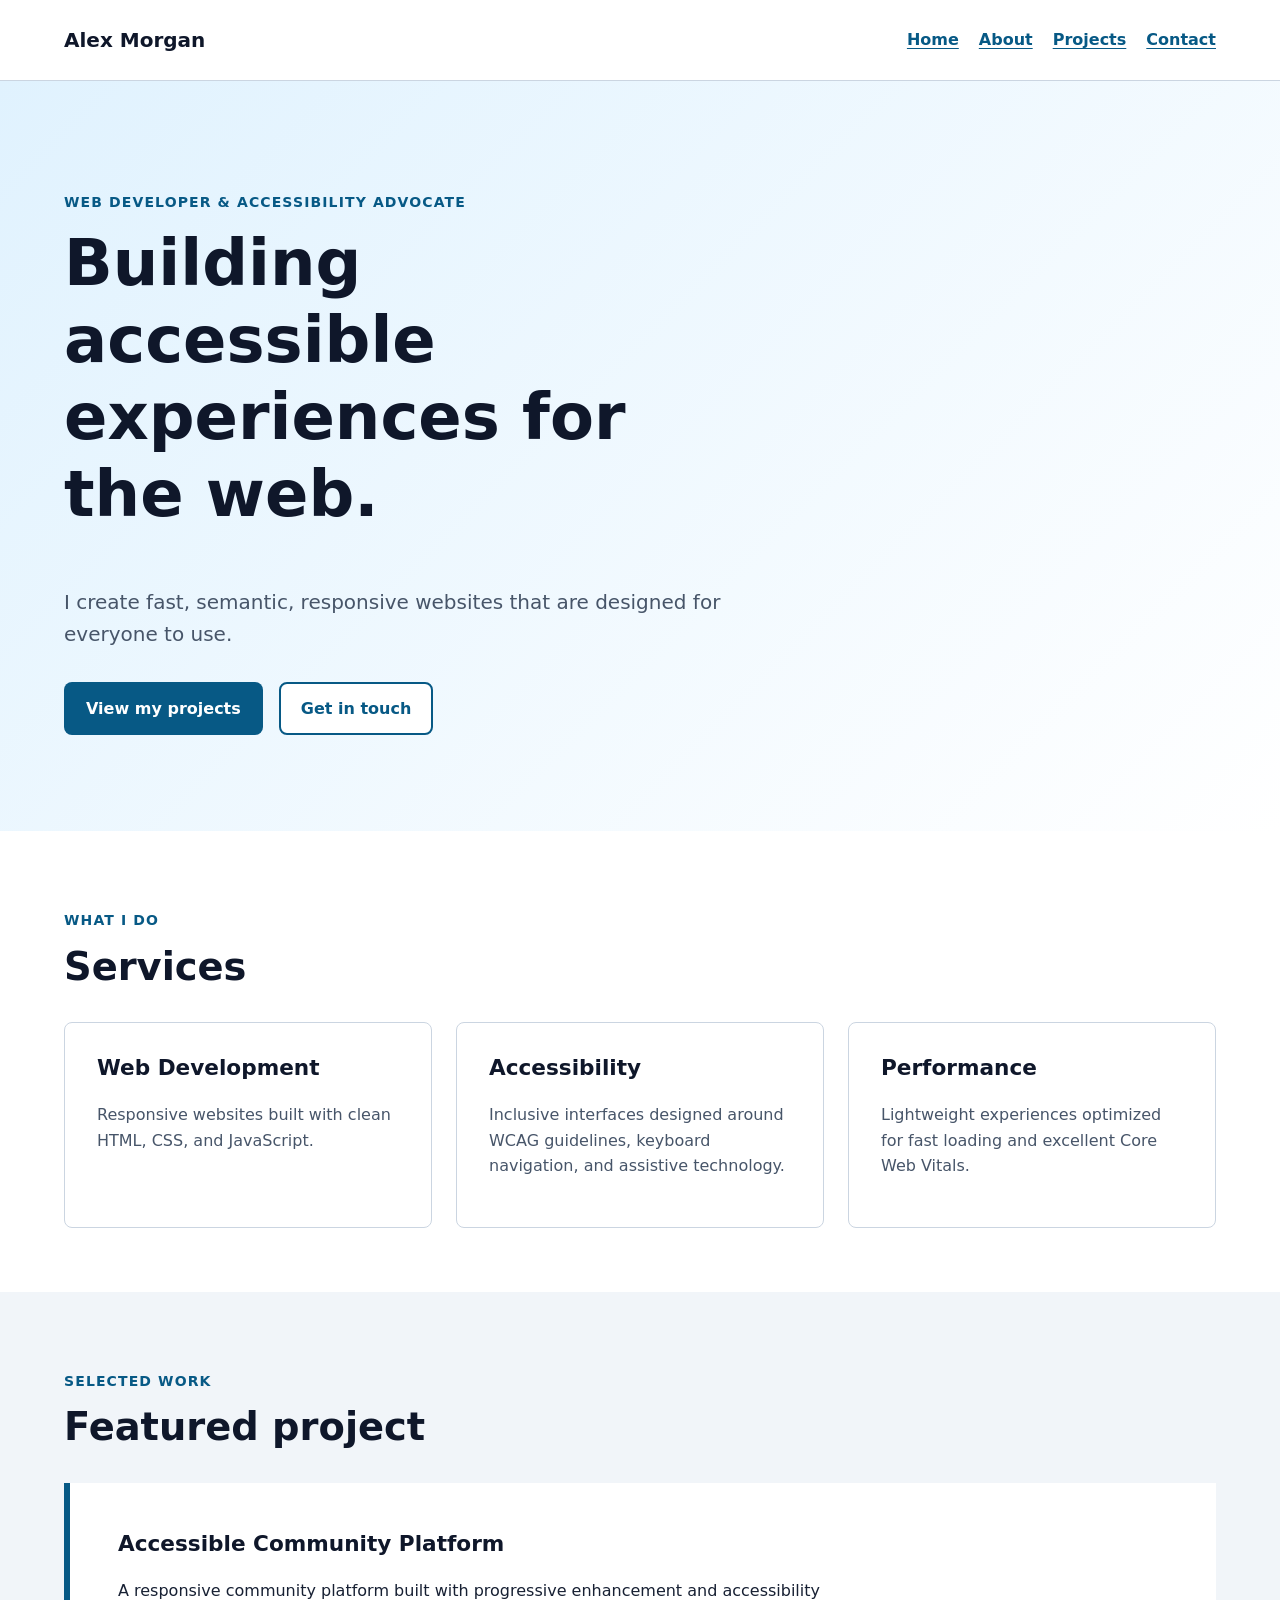
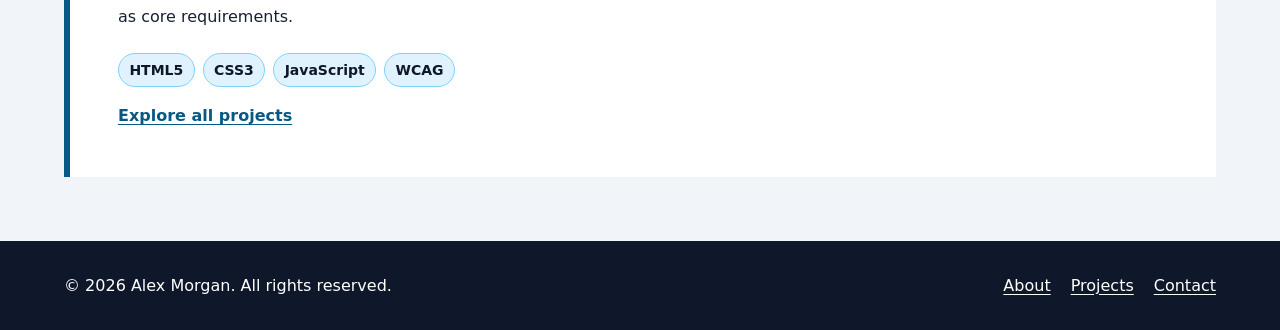
<file: task1/index.html>
<!doctype html>
<html lang="en">
<head>
  <meta charset="utf-8">
  <meta name="viewport" content="width=device-width, initial-scale=1">
  <meta name="description" content="Personal portfolio of Alex Morgan, a web developer creating accessible, performant, and user-friendly websites.">
  <meta name="author" content="Alex Morgan">
  <meta name="robots" content="index, follow">
  <meta name="theme-color" content="#0f172a">

  <meta property="og:type" content="website">
  <meta property="og:title" content="Alex Morgan | Web Developer">
  <meta property="og:description" content="Accessible, performant, and user-friendly web development portfolio.">
  <meta property="og:url" content="https://example.com/">
  <meta property="og:site_name" content="Alex Morgan Portfolio">

  <link rel="canonical" href="https://example.com/">
  <link rel="stylesheet" href="styles.css">

  <title>Alex Morgan | Web Developer Portfolio</title>
</head>

<body>
  <a class="skip-link" href="#main-content">Skip to main content</a>

  <header class="site-header">
    <div class="container header-inner">
      <a class="logo" href="index.html" aria-label="Alex Morgan home">
        Alex Morgan
      </a>

      <nav aria-label="Primary navigation">
        <ul class="nav-list">
          <li><a href="index.html" aria-current="page">Home</a></li>
          <li><a href="about.html">About</a></li>
          <li><a href="projects.html">Projects</a></li>
          <li><a href="contact.html">Contact</a></li>
        </ul>
      </nav>
    </div>
  </header>

  <main id="main-content">
    <section class="hero" aria-labelledby="hero-title">
      <div class="container">
        <p class="eyebrow">Web Developer &amp; Accessibility Advocate</p>

        <h1 id="hero-title">
          Building accessible experiences for the web.
        </h1>

        <p class="hero-text">
          I create fast, semantic, responsive websites that are designed
          for everyone to use.
        </p>

        <div class="button-group">
          <a class="button button-primary" href="projects.html">
            View my projects
          </a>

          <a class="button button-secondary" href="contact.html">
            Get in touch
          </a>
        </div>
      </div>
    </section>

    <section class="section" aria-labelledby="services-title">
      <div class="container">
        <header class="section-header">
          <p class="eyebrow">What I do</p>
          <h2 id="services-title">Services</h2>
        </header>

        <div class="card-grid">
          <article class="card">
            <h3>Web Development</h3>
            <p>
              Responsive websites built with clean HTML, CSS, and
              JavaScript.
            </p>
          </article>

          <article class="card">
            <h3>Accessibility</h3>
            <p>
              Inclusive interfaces designed around WCAG guidelines,
              keyboard navigation, and assistive technology.
            </p>
          </article>

          <article class="card">
            <h3>Performance</h3>
            <p>
              Lightweight experiences optimized for fast loading and
              excellent Core Web Vitals.
            </p>
          </article>
        </div>
      </div>
    </section>

    <section class="section section-alt" aria-labelledby="featured-title">
      <div class="container">
        <header class="section-header">
          <p class="eyebrow">Selected work</p>
          <h2 id="featured-title">Featured project</h2>
        </header>

        <article class="project-feature">
          <div>
            <h3>Accessible Community Platform</h3>

            <p>
              A responsive community platform built with progressive
              enhancement and accessibility as core requirements.
            </p>

            <ul class="tag-list" aria-label="Technologies used">
              <li>HTML5</li>
              <li>CSS3</li>
              <li>JavaScript</li>
              <li>WCAG</li>
            </ul>

            <a class="text-link" href="projects.html">
              Explore all projects
            </a>
          </div>
        </article>
      </div>
    </section>
  </main>

  <footer class="site-footer">
    <div class="container footer-inner">
      <p>
        &copy; <span id="current-year">2026</span> Alex Morgan.
        All rights reserved.
      </p>

      <nav aria-label="Footer navigation">
        <ul class="footer-links">
          <li><a href="about.html">About</a></li>
          <li><a href="projects.html">Projects</a></li>
          <li><a href="contact.html">Contact</a></li>
        </ul>
      </nav>
    </div>
  </footer>

  <script>
    document.getElementById("current-year").textContent =
      new Date().getFullYear();
  </script>
</body>
</html>
</file>
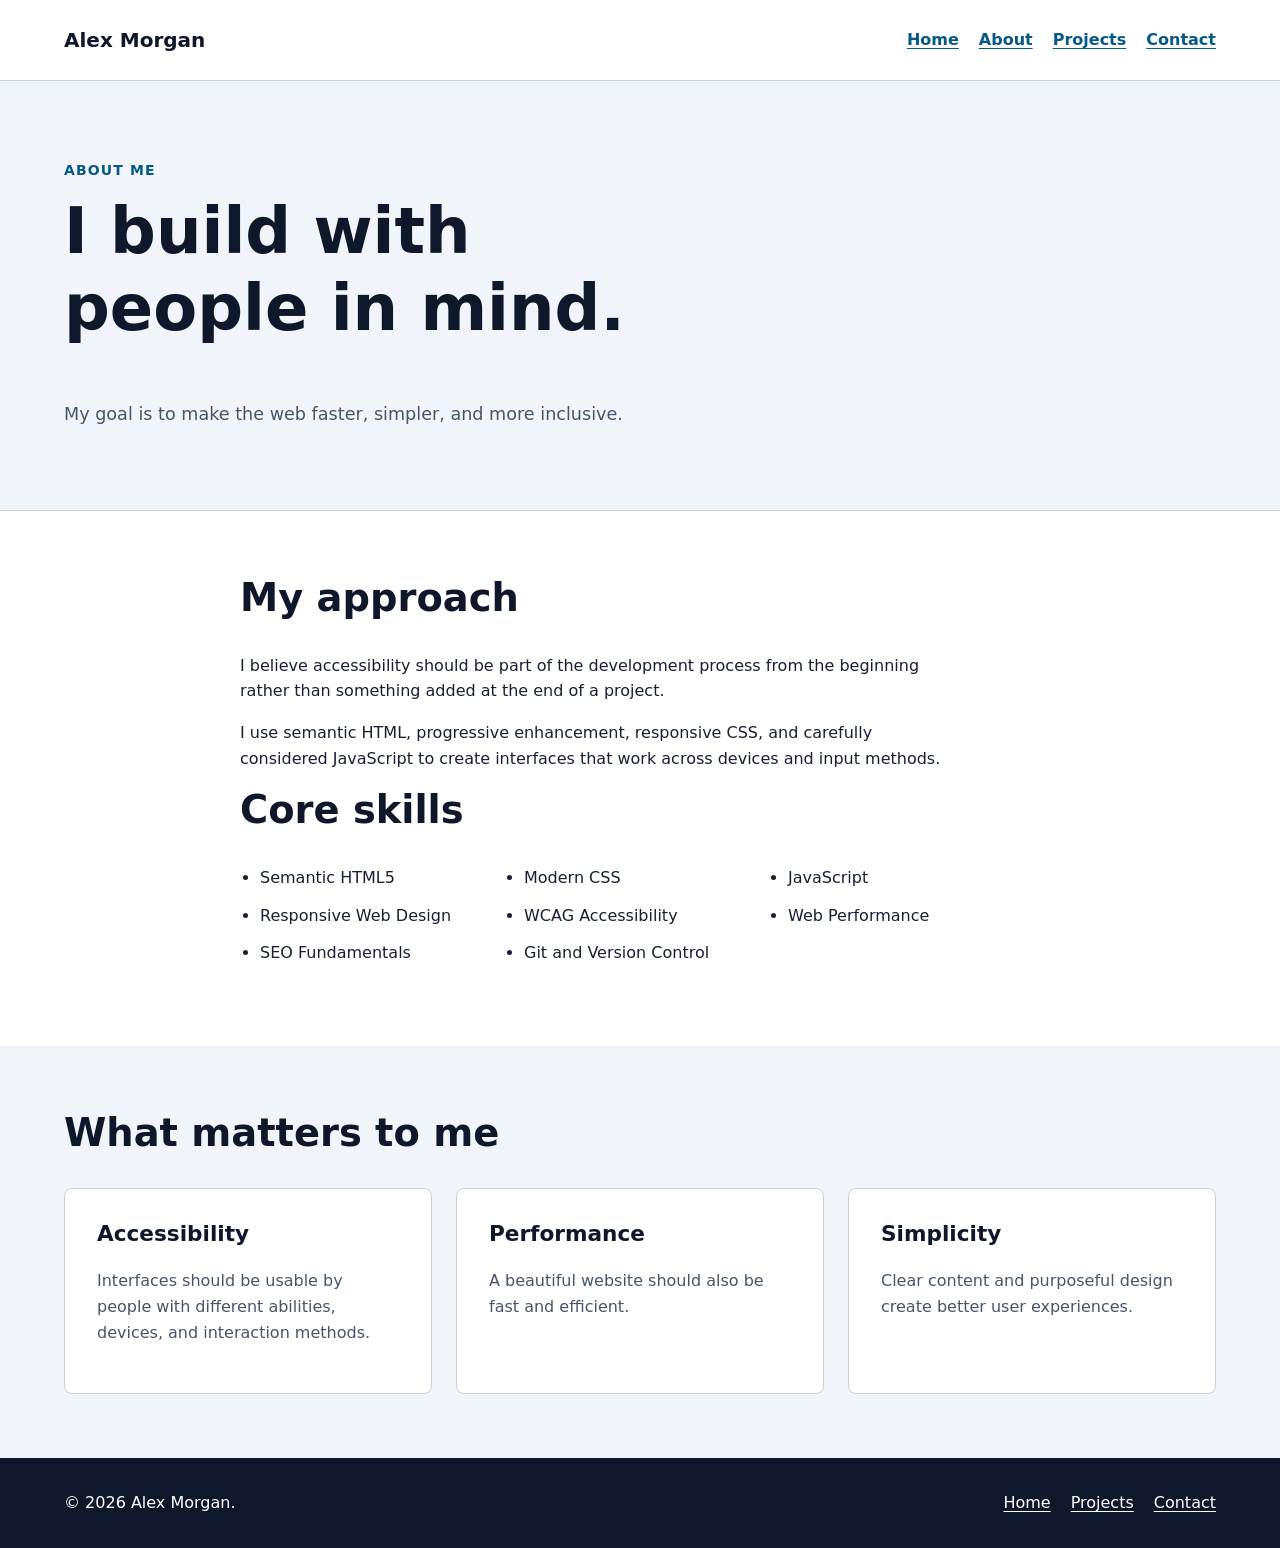
<file: task1/about.html>
<!doctype html>
<html lang="en">
<head>
  <meta charset="utf-8">
  <meta name="viewport" content="width=device-width, initial-scale=1">

  <meta name="description" content="Learn about Alex Morgan, a web developer focused on accessible, semantic, and performant websites.">
  <meta name="author" content="Alex Morgan">
  <meta name="robots" content="index, follow">
  <meta name="theme-color" content="#0f172a">

  <meta property="og:type" content="website">
  <meta property="og:title" content="About Alex Morgan">
  <meta property="og:description" content="Learn about Alex Morgan and their approach to accessible web development.">

  <link rel="canonical" href="https://example.com/about.html">
  <link rel="stylesheet" href="styles.css">

  <title>About Alex Morgan | Web Developer</title>
</head>

<body>
  <a class="skip-link" href="#main-content">Skip to main content</a>

  <header class="site-header">
    <div class="container header-inner">
      <a class="logo" href="index.html" aria-label="Alex Morgan home">
        Alex Morgan
      </a>

      <nav aria-label="Primary navigation">
        <ul class="nav-list">
          <li><a href="index.html">Home</a></li>
          <li><a href="about.html" aria-current="page">About</a></li>
          <li><a href="projects.html">Projects</a></li>
          <li><a href="contact.html">Contact</a></li>
        </ul>
      </nav>
    </div>
  </header>

  <main id="main-content">
    <section class="page-header" aria-labelledby="page-title">
      <div class="container">
        <p class="eyebrow">About me</p>
        <h1 id="page-title">I build with people in mind.</h1>
        <p>
          My goal is to make the web faster, simpler, and more inclusive.
        </p>
      </div>
    </section>

    <section class="section" aria-labelledby="story-title">
      <div class="container content-narrow">
        <h2 id="story-title">My approach</h2>

        <p>
          I believe accessibility should be part of the development
          process from the beginning rather than something added at the
          end of a project.
        </p>

        <p>
          I use semantic HTML, progressive enhancement, responsive CSS,
          and carefully considered JavaScript to create interfaces that
          work across devices and input methods.
        </p>

        <h2>Core skills</h2>

        <ul class="skill-list">
          <li>Semantic HTML5</li>
          <li>Modern CSS</li>
          <li>JavaScript</li>
          <li>Responsive Web Design</li>
          <li>WCAG Accessibility</li>
          <li>Web Performance</li>
          <li>SEO Fundamentals</li>
          <li>Git and Version Control</li>
        </ul>
      </div>
    </section>

    <section class="section section-alt" aria-labelledby="values-title">
      <div class="container">
        <header class="section-header">
          <h2 id="values-title">What matters to me</h2>
        </header>

        <div class="card-grid">
          <article class="card">
            <h3>Accessibility</h3>
            <p>
              Interfaces should be usable by people with different
              abilities, devices, and interaction methods.
            </p>
          </article>

          <article class="card">
            <h3>Performance</h3>
            <p>
              A beautiful website should also be fast and efficient.
            </p>
          </article>

          <article class="card">
            <h3>Simplicity</h3>
            <p>
              Clear content and purposeful design create better user
              experiences.
            </p>
          </article>
        </div>
      </div>
    </section>
  </main>

  <footer class="site-footer">
    <div class="container footer-inner">
      <p>&copy; <span id="current-year">2026</span> Alex Morgan.</p>

      <nav aria-label="Footer navigation">
        <ul class="footer-links">
          <li><a href="index.html">Home</a></li>
          <li><a href="projects.html">Projects</a></li>
          <li><a href="contact.html">Contact</a></li>
        </ul>
      </nav>
    </div>
  </footer>

  <script>
    document.getElementById("current-year").textContent =
      new Date().getFullYear();
  </script>
</body>
</html>
</file>
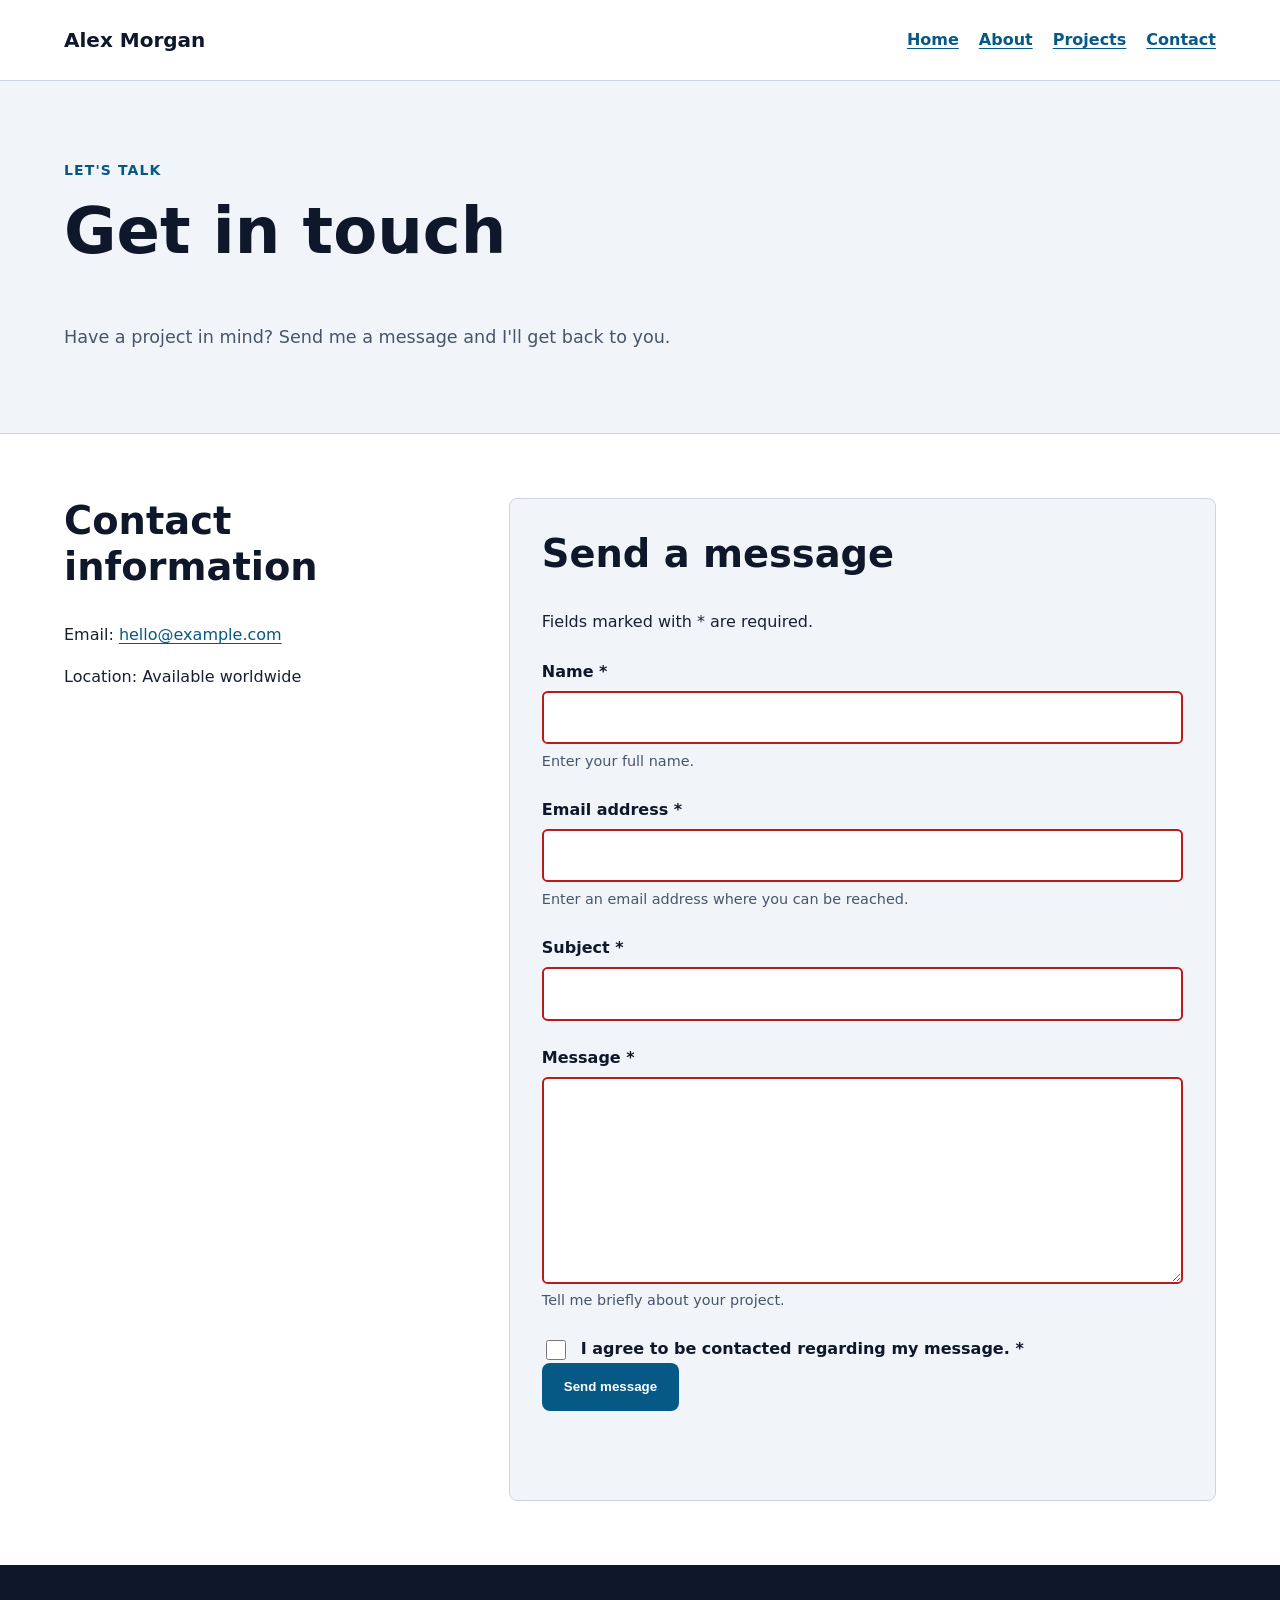
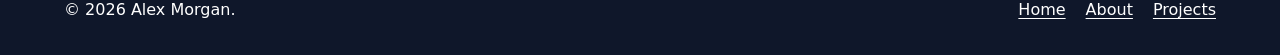
<file: task1/contact.html>
<!doctype html>
<html lang="en">
<head>
  <meta charset="utf-8">
  <meta name="viewport" content="width=device-width, initial-scale=1">

  <meta name="description" content="Contact Alex Morgan about web development, accessibility, and performance projects.">
  <meta name="author" content="Alex Morgan">
  <meta name="robots" content="index, follow">
  <meta name="theme-color" content="#0f172a">

  <meta property="og:type" content="website">
  <meta property="og:title" content="Contact Alex Morgan">
  <meta property="og:description" content="Get in touch with Alex Morgan about your next web project.">

  <link rel="canonical" href="https://example.com/contact.html">
  <link rel="stylesheet" href="styles.css">

  <title>Contact Alex Morgan | Web Developer</title>
</head>

<body>
  <a class="skip-link" href="#main-content">Skip to main content</a>

  <header class="site-header">
    <div class="container header-inner">
      <a class="logo" href="index.html" aria-label="Alex Morgan home">
        Alex Morgan
      </a>

      <nav aria-label="Primary navigation">
        <ul class="nav-list">
          <li><a href="index.html">Home</a></li>
          <li><a href="about.html">About</a></li>
          <li><a href="projects.html">Projects</a></li>
          <li><a href="contact.html" aria-current="page">Contact</a></li>
        </ul>
      </nav>
    </div>
  </header>

  <main id="main-content">
    <section class="page-header" aria-labelledby="page-title">
      <div class="container">
        <p class="eyebrow">Let's talk</p>
        <h1 id="page-title">Get in touch</h1>
        <p>
          Have a project in mind? Send me a message and I'll get back
          to you.
        </p>
      </div>
    </section>

    <section class="section" aria-labelledby="contact-title">
      <div class="container contact-layout">

        <aside class="contact-info" aria-labelledby="contact-title">
          <h2 id="contact-title">Contact information</h2>

          <address>
            <p>
              Email:
              <a href="mailto:hello@example.com">
                hello@example.com
              </a>
            </p>

            <p>
              Location: Available worldwide
            </p>
          </address>
        </aside>

        <div class="form-wrapper">
          <form
            action="/contact"
            method="post"
            aria-labelledby="form-title"
            novalidate
          >
            <h2 id="form-title">Send a message</h2>

            <p id="required-description">
              Fields marked with
              <span aria-hidden="true">*</span>
              are required.
            </p>

            <div class="form-group">
              <label for="name">
                Name
                <span aria-hidden="true">*</span>
              </label>

              <input
                id="name"
                name="name"
                type="text"
                autocomplete="name"
                required
                aria-required="true"
                aria-describedby="name-hint"
              >

              <p id="name-hint" class="form-hint">
                Enter your full name.
              </p>
            </div>

            <div class="form-group">
              <label for="email">
                Email address
                <span aria-hidden="true">*</span>
              </label>

              <input
                id="email"
                name="email"
                type="email"
                autocomplete="email"
                inputmode="email"
                required
                aria-required="true"
                aria-describedby="email-hint"
              >

              <p id="email-hint" class="form-hint">
                Enter an email address where you can be reached.
              </p>
            </div>

            <div class="form-group">
              <label for="subject">
                Subject
                <span aria-hidden="true">*</span>
              </label>

              <input
                id="subject"
                name="subject"
                type="text"
                required
                aria-required="true"
              >
            </div>

            <div class="form-group">
              <label for="message">
                Message
                <span aria-hidden="true">*</span>
              </label>

              <textarea
                id="message"
                name="message"
                rows="7"
                required
                aria-required="true"
                aria-describedby="message-hint"
              ></textarea>

              <p id="message-hint" class="form-hint">
                Tell me briefly about your project.
              </p>
            </div>

            <div class="form-group">
              <div class="checkbox-wrapper">
                <input
                  id="consent"
                  name="consent"
                  type="checkbox"
                  value="yes"
                  required
                  aria-required="true"
                >

                <label for="consent">
                  I agree to be contacted regarding my message.
                  <span aria-hidden="true">*</span>
                </label>
              </div>
            </div>

            <button class="button button-primary" type="submit">
              Send message
            </button>

            <p
              id="form-status"
              class="form-status"
              role="status"
              aria-live="polite"
            ></p>
          </form>
        </div>
      </div>
    </section>
  </main>

  <footer class="site-footer">
    <div class="container footer-inner">
      <p>&copy; <span id="current-year">2026</span> Alex Morgan.</p>

      <nav aria-label="Footer navigation">
        <ul class="footer-links">
          <li><a href="index.html">Home</a></li>
          <li><a href="about.html">About</a></li>
          <li><a href="projects.html">Projects</a></li>
        </ul>
      </nav>
    </div>
  </footer>

  <script>
    const form = document.querySelector("form");
    const status = document.getElementById("form-status");

    form.addEventListener("submit", function (event) {
      if (!form.checkValidity()) {
        event.preventDefault();

        status.textContent =
          "Please correct the highlighted fields before submitting.";

        form.reportValidity();
        return;
      }

      status.textContent = "Your message is ready to be submitted.";
    });

    document.getElementById("current-year").textContent =
      new Date().getFullYear();
  </script>
</body>
</html>
</file>
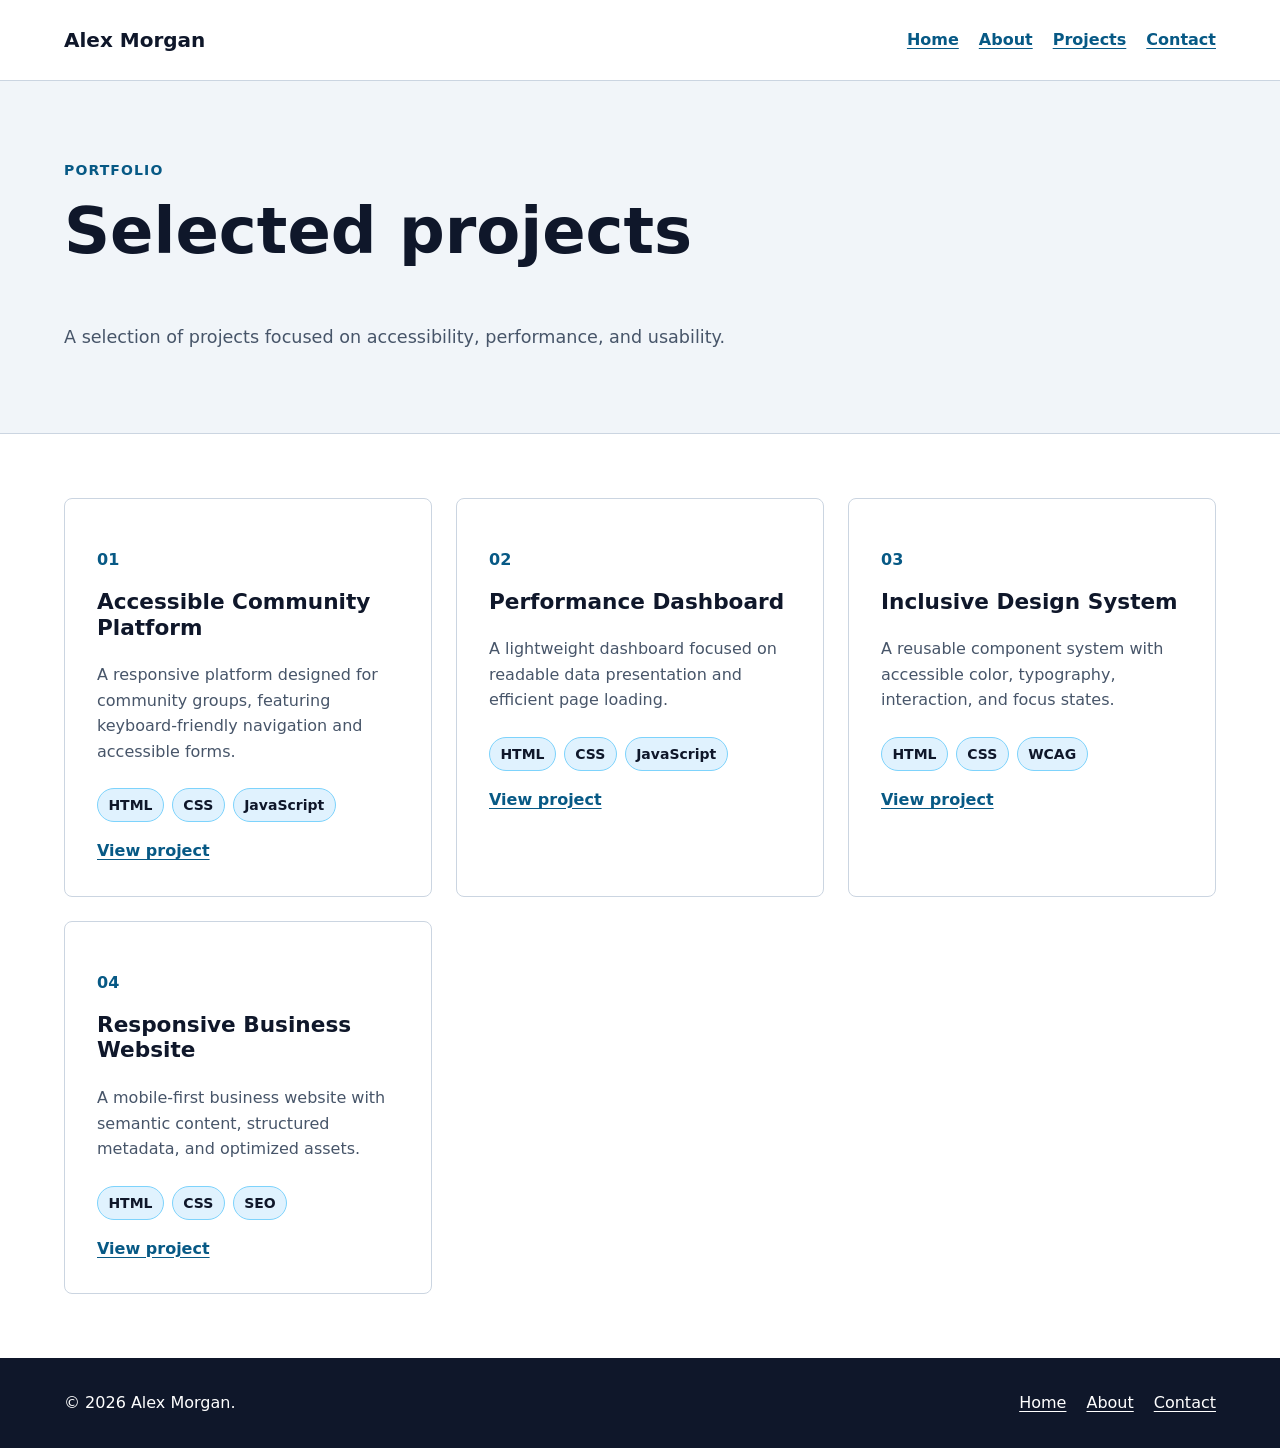
<file: task1/projects.html>
<!doctype html>
<html lang="en">
<head>
  <meta charset="utf-8">
  <meta name="viewport" content="width=device-width, initial-scale=1">

  <meta name="description" content="Explore Alex Morgan's web development projects, including accessible and performance-focused websites.">
  <meta name="author" content="Alex Morgan">
  <meta name="robots" content="index, follow">
  <meta name="theme-color" content="#0f172a">

  <meta property="og:type" content="website">
  <meta property="og:title" content="Projects | Alex Morgan">
  <meta property="og:description" content="Selected accessible and performance-focused web development projects.">

  <link rel="canonical" href="https://example.com/projects.html">
  <link rel="stylesheet" href="styles.css">

  <title>Projects | Alex Morgan Web Developer</title>
</head>

<body>
  <a class="skip-link" href="#main-content">Skip to main content</a>

  <header class="site-header">
    <div class="container header-inner">
      <a class="logo" href="index.html" aria-label="Alex Morgan home">
        Alex Morgan
      </a>

      <nav aria-label="Primary navigation">
        <ul class="nav-list">
          <li><a href="index.html">Home</a></li>
          <li><a href="about.html">About</a></li>
          <li><a href="projects.html" aria-current="page">Projects</a></li>
          <li><a href="contact.html">Contact</a></li>
        </ul>
      </nav>
    </div>
  </header>

  <main id="main-content">
    <section class="page-header" aria-labelledby="page-title">
      <div class="container">
        <p class="eyebrow">Portfolio</p>
        <h1 id="page-title">Selected projects</h1>
        <p>
          A selection of projects focused on accessibility, performance,
          and usability.
        </p>
      </div>
    </section>

    <section class="section" aria-labelledby="projects-title">
      <div class="container">
        <h2 id="projects-title" class="visually-hidden">
          Project list
        </h2>

        <div class="project-grid">
          <article class="project-card">
            <div class="project-content">
              <p class="project-number">01</p>
              <h3>Accessible Community Platform</h3>

              <p>
                A responsive platform designed for community groups,
                featuring keyboard-friendly navigation and accessible
                forms.
              </p>

              <ul class="tag-list" aria-label="Technologies">
                <li>HTML</li>
                <li>CSS</li>
                <li>JavaScript</li>
              </ul>

              <a href="#" class="text-link">
                View project
                <span class="visually-hidden">
                  Accessible Community Platform
                </span>
              </a>
            </div>
          </article>

          <article class="project-card">
            <div class="project-content">
              <p class="project-number">02</p>
              <h3>Performance Dashboard</h3>

              <p>
                A lightweight dashboard focused on readable data
                presentation and efficient page loading.
              </p>

              <ul class="tag-list" aria-label="Technologies">
                <li>HTML</li>
                <li>CSS</li>
                <li>JavaScript</li>
              </ul>

              <a href="#" class="text-link">
                View project
                <span class="visually-hidden">
                  Performance Dashboard
                </span>
              </a>
            </div>
          </article>

          <article class="project-card">
            <div class="project-content">
              <p class="project-number">03</p>
              <h3>Inclusive Design System</h3>

              <p>
                A reusable component system with accessible color,
                typography, interaction, and focus states.
              </p>

              <ul class="tag-list" aria-label="Technologies">
                <li>HTML</li>
                <li>CSS</li>
                <li>WCAG</li>
              </ul>

              <a href="#" class="text-link">
                View project
                <span class="visually-hidden">
                  Inclusive Design System
                </span>
              </a>
            </div>
          </article>

          <article class="project-card">
            <div class="project-content">
              <p class="project-number">04</p>
              <h3>Responsive Business Website</h3>

              <p>
                A mobile-first business website with semantic content,
                structured metadata, and optimized assets.
              </p>

              <ul class="tag-list" aria-label="Technologies">
                <li>HTML</li>
                <li>CSS</li>
                <li>SEO</li>
              </ul>

              <a href="#" class="text-link">
                View project
                <span class="visually-hidden">
                  Responsive Business Website
                </span>
              </a>
            </div>
          </article>
        </div>
      </div>
    </section>
  </main>

  <footer class="site-footer">
    <div class="container footer-inner">
      <p>&copy; <span id="current-year">2026</span> Alex Morgan.</p>

      <nav aria-label="Footer navigation">
        <ul class="footer-links">
          <li><a href="index.html">Home</a></li>
          <li><a href="about.html">About</a></li>
          <li><a href="contact.html">Contact</a></li>
        </ul>
      </nav>
    </div>
  </footer>

  <script>
    document.getElementById("current-year").textContent =
      new Date().getFullYear();
  </script>
</body>
</html>
</file>
<file: task1/styles.css>
/* =========================================================
   Accessibility-first portfolio stylesheet
   ========================================================= */

:root {
  --color-bg: #ffffff;
  --color-surface: #f1f5f9;
  --color-text: #172033;
  --color-muted: #475569;
  --color-heading: #0f172a;
  --color-primary: #075985;
  --color-primary-dark: #0c4a6e;
  --color-border: #64748b;
  --color-focus: #f59e0b;
  --color-white: #ffffff;

  --max-width: 72rem;
  --radius: 0.5rem;

  --space-1: 0.5rem;
  --space-2: 1rem;
  --space-3: 1.5rem;
  --space-4: 2rem;
  --space-5: 3rem;
  --space-6: 4rem;
  --space-7: 6rem;
}

/* Box sizing */

*,
*::before,
*::after {
  box-sizing: border-box;
}

/* Base */

html {
  scroll-behavior: smooth;
}

body {
  margin: 0;
  min-width: 320px;

  background: var(--color-bg);
  color: var(--color-text);

  font-family:
    system-ui,
    -apple-system,
    BlinkMacSystemFont,
    "Segoe UI",
    sans-serif;

  font-size: 1rem;
  line-height: 1.6;
}

/* Improve text readability */

p,
li {
  max-width: 70ch;
}

h1,
h2,
h3 {
  margin-top: 0;
  color: var(--color-heading);
  line-height: 1.2;
}

h1 {
  font-size: clamp(2.25rem, 5vw, 4.5rem);
  max-width: 15ch;
}

h2 {
  font-size: clamp(1.75rem, 3vw, 2.5rem);
}

h3 {
  font-size: 1.35rem;
}

a {
  color: var(--color-primary);
  text-underline-offset: 0.2em;
}

a:hover {
  color: var(--color-primary-dark);
}

a:focus-visible,
button:focus-visible,
input:focus-visible,
textarea:focus-visible {
  outline: 0.2rem solid var(--color-focus);
  outline-offset: 0.2rem;
}

/* Layout */

.container {
  width: min(
    calc(100% - 2rem),
    var(--max-width)
  );

  margin-inline: auto;
}

.content-narrow {
  max-width: 50rem;
}

/* Skip link */

.skip-link {
  position: absolute;
  top: 0;
  left: 0;

  padding: 0.75rem 1rem;

  color: var(--color-white);
  background: var(--color-primary);

  transform: translateY(-120%);
  z-index: 1000;
}

.skip-link:focus {
  transform: translateY(0);
}

/* Header */

.site-header {
  background: var(--color-bg);
  border-bottom: 1px solid #cbd5e1;
}

.header-inner {
  display: flex;
  align-items: center;
  justify-content: space-between;

  gap: var(--space-3);
  min-height: 5rem;
}

.logo {
  color: var(--color-heading);
  font-size: 1.25rem;
  font-weight: 800;
  text-decoration: none;
}

/* Navigation */

.nav-list,
.footer-links {
  display: flex;
  flex-wrap: wrap;

  gap: 0.5rem 1.25rem;

  margin: 0;
  padding: 0;

  list-style: none;
}

.nav-list a {
  display: inline-block;
  padding: 0.5rem 0;

  font-weight: 650;
}

/* Hero */

.hero {
  padding-block: var(--space-7);

  background:
    linear-gradient(
      135deg,
      #e0f2fe,
      #ffffff
    );
}

.hero-text {
  max-width: 55ch;
  font-size: 1.25rem;
  color: var(--color-muted);
}

/* Page header */

.page-header {
  padding-block: var(--space-6);

  background: var(--color-surface);
  border-bottom: 1px solid #cbd5e1;
}

.page-header p:last-child {
  max-width: 60ch;
  color: var(--color-muted);
  font-size: 1.1rem;
}

/* Sections */

.section {
  padding-block: var(--space-6);
}

.section-alt {
  background: var(--color-surface);
}

.section-header {
  margin-bottom: var(--space-4);
}

.eyebrow {
  margin-bottom: 0.75rem;

  color: var(--color-primary);

  font-size: 0.875rem;
  font-weight: 800;
  letter-spacing: 0.08em;
  text-transform: uppercase;
}

/* Buttons */

.button-group {
  display: flex;
  flex-wrap: wrap;
  gap: 1rem;

  margin-top: var(--space-4);
}

.button {
  display: inline-flex;
  align-items: center;
  justify-content: center;

  min-height: 3rem;
  padding: 0.75rem 1.25rem;

  border: 2px solid transparent;
  border-radius: var(--radius);

  font-weight: 750;
  text-decoration: none;
  cursor: pointer;
}

.button-primary {
  color: var(--color-white);
  background: var(--color-primary);
}

.button-primary:hover {
  color: var(--color-white);
  background: var(--color-primary-dark);
}

.button-secondary {
  color: var(--color-primary);
  background: var(--color-white);
  border-color: var(--color-primary);
}

.button-secondary:hover {
  color: var(--color-primary-dark);
  border-color: var(--color-primary-dark);
}

/* Cards */

.card-grid {
  display: grid;
  grid-template-columns:
    repeat(
      auto-fit,
      minmax(min(100%, 16rem), 1fr)
    );

  gap: var(--space-3);
}

.card,
.project-card {
  padding: var(--space-4);

  background: var(--color-white);
  border: 1px solid #cbd5e1;
  border-radius: var(--radius);
}

.card p,
.project-card p {
  color: var(--color-muted);
}

.project-feature {
  padding: var(--space-5);

  background: var(--color-white);
  border-left: 0.4rem solid var(--color-primary);
}

/* Projects */

.project-grid {
  display: grid;

  grid-template-columns:
    repeat(
      auto-fit,
      minmax(min(100%, 20rem), 1fr)
    );

  gap: var(--space-3);
}

.project-number {
  color: var(--color-primary) !important;
  font-weight: 800;
}

.text-link {
  display: inline-block;
  margin-top: var(--space-2);
  font-weight: 750;
}

/* Tags */

.tag-list {
  display: flex;
  flex-wrap: wrap;
  gap: 0.5rem;

  margin: var(--space-3) 0 0;
  padding: 0;

  list-style: none;
}

.tag-list li {
  padding: 0.3rem 0.65rem;

  color: #0f172a;
  background: #e0f2fe;

  border: 1px solid #7dd3fc;
  border-radius: 999px;

  font-size: 0.875rem;
  font-weight: 650;
}

/* Skills */

.skill-list {
  display: grid;
  grid-template-columns:
    repeat(
      auto-fit,
      minmax(12rem, 1fr)
    );

  gap: 0.75rem;

  padding-left: 1.25rem;
}

/* Contact */

.contact-layout {
  display: grid;
  grid-template-columns:
    minmax(15rem, 0.7fr)
    minmax(18rem, 1.3fr);

  gap: var(--space-6);
  align-items: start;
}

.contact-info address {
  font-style: normal;
}

.form-wrapper {
  max-width: 45rem;
}

form {
  padding: var(--space-4);

  background: var(--color-surface);
  border: 1px solid #cbd5e1;
  border-radius: var(--radius);
}

.form-group {
  margin-top: var(--space-3);
}

label {
  display: block;
  margin-bottom: 0.4rem;

  color: var(--color-heading);
  font-weight: 700;
}

input,
textarea {
  display: block;

  width: 100%;

  padding: 0.75rem;

  color: var(--color-text);
  background: var(--color-white);

  border: 2px solid var(--color-border);
  border-radius: 0.35rem;

  font: inherit;
}

textarea {
  min-height: 10rem;
  resize: vertical;
}

input:invalid:not(:placeholder-shown),
textarea:invalid:not(:placeholder-shown) {
  border-color: #b91c1c;
}

.form-hint {
  margin: 0.35rem 0 0;

  color: var(--color-muted);
  font-size: 0.9rem;
}

.checkbox-wrapper {
  display: grid;
  grid-template-columns: auto 1fr;
  align-items: start;

  gap: 0.75rem;
}

.checkbox-wrapper input {
  width: 1.25rem;
  height: 1.25rem;
  margin-top: 0.2rem;
}

.checkbox-wrapper label {
  margin: 0;
}

.form-status {
  min-height: 1.6em;
  margin-top: var(--space-2);
  font-weight: 650;
}

/* Footer */

.site-footer {
  padding-block: var(--space-4);

  color: var(--color-white);
  background: var(--color-heading);
}

.site-footer p {
  margin: 0;
}

.footer-inner {
  display: flex;
  flex-wrap: wrap;
  align-items: center;
  justify-content: space-between;

  gap: var(--space-3);
}

.site-footer a {
  color: var(--color-white);
}

/* Screen-reader-only content */

.visually-hidden {
  position: absolute !important;

  width: 1px !important;
  height: 1px !important;

  padding: 0 !important;
  margin: -1px !important;

  overflow: hidden !important;

  white-space: nowrap !important;

  border: 0 !important;

  clip: rect(0 0 0 0) !important;
  clip-path: inset(50%) !important;
}

/* Responsive */

@media (max-width: 48rem) {
  .header-inner {
    align-items: flex-start;
    flex-direction: column;

    padding-block: 1rem;
  }

  .nav-list {
    gap: 0.5rem 1rem;
  }

  .hero {
    padding-block: var(--space-6);
  }

  .contact-layout {
    grid-template-columns: 1fr;
    gap: var(--space-4);
  }
}

/* Reduced motion */

@media (prefers-reduced-motion: reduce) {
  html {
    scroll-behavior: auto;
  }

  *,
  *::before,
  *::after {
    animation-duration: 0.01ms !important;
    animation-iteration-count: 1 !important;
    transition-duration: 0.01ms !important;
    scroll-behavior: auto !important;
  }
}

/* High contrast preference */

@media (prefers-contrast: more) {
  a {
    text-decoration-thickness: 0.15em;
  }

  input,
  textarea,
  .card,
  .project-card {
    border-width: 2px;
  }
}

/* Print */

@media print {
  .site-header,
  .site-footer,
  .button {
    display: none;
  }

  body {
    color: #000;
    background: #fff;
  }

  a {
    color: #000;
  }
}
</file>
